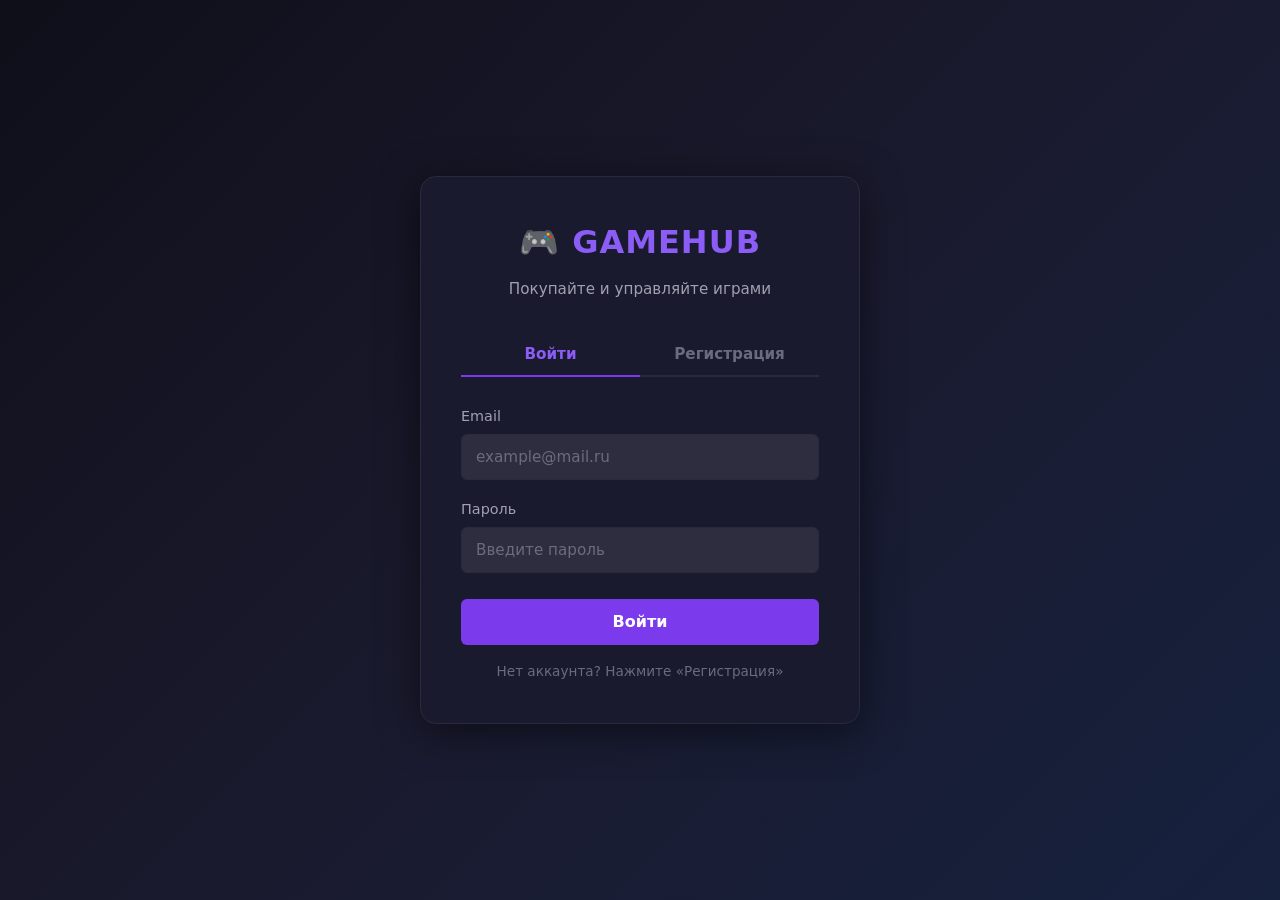
<file: game-hub/Index.html>
<!DOCTYPE html>
<html lang="ru">
<head>
    <meta charset="UTF-8">
    <meta name="viewport" content="width=device-width, initial-scale=1.0">
    <title>GameHub — Вход</title>
    <link rel="stylesheet" href="css/style.css">
    <style>

        .auth-page {
            min-height: 100vh;
            display: flex;
            align-items: center;
            justify-content: center;
            background: linear-gradient(135deg, #0F0F1A 0%, #1A1A2E 50%, #16213E 100%);
            padding: 20px;
        }
        .auth-card {
            background-color: var(--bg-secondary);
            border-radius: var(--radius-lg);
            padding: 40px;
            width: 100%;
            max-width: 440px;
            box-shadow: var(--shadow-lg);
            border: 1px solid var(--border);
        }
        .auth-card__logo {
            text-align: center;
            font-size: 2rem;
            font-weight: 800;
            color: var(--accent-light);
            margin-bottom: 8px;
            letter-spacing: 1px;
        }
        .auth-card__subtitle {
            text-align: center;
            color: var(--text-secondary);
            margin-bottom: 32px;
            font-size: 0.95rem;
        }
        .auth-card__tabs {
            display: flex;
            gap: 0;
            margin-bottom: 28px;
            border-bottom: 2px solid var(--border);
        }
        .auth-tab {
            flex: 1;
            text-align: center;
            padding: 12px;
            cursor: pointer;
            font-weight: 600;
            font-size: 0.95rem;
            color: var(--text-muted);
            border-bottom: 2px solid transparent;
            margin-bottom: -2px;
            transition: all var(--transition);
            background: none;
        }
        .auth-tab.active {
            color: var(--accent-light);
            border-bottom-color: var(--accent);
        }
        .auth-tab:hover {
            color: var(--text-primary);
        }
        .auth-form {
            display: block;
        }
        .auth-form.hidden {
            display: none;
        }
        .form-group {
            margin-bottom: 18px;
        }
        .form-group label {
            display: block;
            margin-bottom: 6px;
            font-size: 0.9rem;
            font-weight: 500;
            color: var(--text-secondary);
        }
        .form-group input {
            height: 46px;
            font-size: 0.95rem;
        }
        .form-error {
            color: var(--danger);
            font-size: 0.8rem;
            margin-top: 4px;
            display: none;
        }
        .auth-form .btn-primary {
            width: 100%;
            height: 46px;
            font-size: 1rem;
            margin-top: 8px;
        }
        .auth-form__footer {
            text-align: center;
            margin-top: 16px;
            color: var(--text-muted);
            font-size: 0.85rem;
        }
    </style>
</head>
<body>

    <div class="auth-page">
        <div class="auth-card">
            <div class="auth-card__logo">&#127918; GAMEHUB</div>
            <p class="auth-card__subtitle">Покупайте и управляйте играми</p>

            <div class="auth-card__tabs">
                <button class="auth-tab active" data-form="login-form">Войти</button>
                <button class="auth-tab" data-form="register-form">Регистрация</button>
            </div>

            <form id="login-form" class="auth-form">
                <div class="form-group">
                    <label for="email">Email</label>
                    <input type="email" id="email" placeholder="example@mail.ru">
                    <div class="form-error" id="email-error"></div>
                </div>
                <div class="form-group">
                    <label for="password">Пароль</label>
                    <input type="password" id="password" placeholder="Введите пароль">
                    <div class="form-error" id="password-error"></div>
                </div>
                <button type="submit" class="btn-primary">Войти</button>
                <p class="auth-form__footer">Нет аккаунта? Нажмите «Регистрация»</p>
            </form>

            <form id="register-form" class="auth-form hidden">
                <div class="form-group">
                    <label for="reg-email">Email</label>
                    <input type="email" id="reg-email" placeholder="example@mail.ru">
                    <div class="form-error" id="reg-email-error"></div>
                </div>
                <div class="form-group">
                    <label for="reg-password">Пароль</label>
                    <input type="password" id="reg-password" placeholder="Минимум 6 символов">
                    <div class="form-error" id="reg-password-error"></div>
                </div>
                <div class="form-group">
                    <label for="reg-confirm">Подтверждение пароля</label>
                    <input type="password" id="reg-confirm" placeholder="Повторите пароль">
                    <div class="form-error" id="reg-confirm-error"></div>
                </div>
                <button type="submit" class="btn-primary">Зарегистрироваться</button>
                <p class="auth-form__footer">Уже есть аккаунт? Нажмите «Войти»</p>
            </form>
        </div>
    </div>

    <script src="js/main.js"></script>
    <script>

        document.querySelectorAll('.auth-tab').forEach(tab => {
            tab.addEventListener('click', function () {
                const targetForm = this.getAttribute('data-form');

                document.querySelectorAll('.auth-tab').forEach(t => t.classList.remove('active'));
                document.querySelectorAll('.auth-form').forEach(f => f.classList.add('hidden'));

                this.classList.add('active');
                document.getElementById(targetForm).classList.remove('hidden');
            });
        });
    </script>

</body>
</html>
</file>
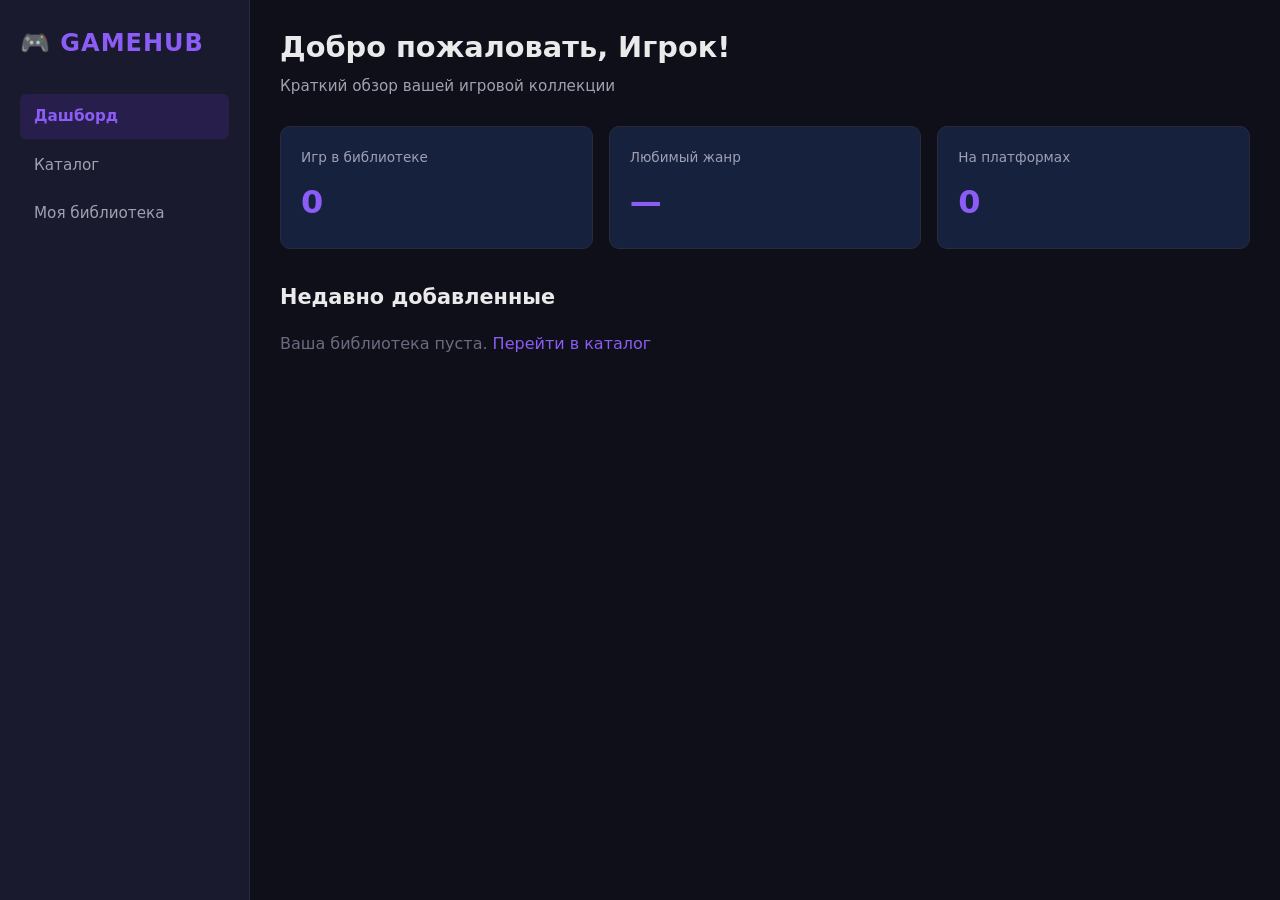
<file: game-hub/dashboard.html>
<!DOCTYPE html>
<html lang="ru">
<head>
    <meta charset="UTF-8">
    <meta name="viewport" content="width=device-width, initial-scale=1.0">
    <title>GameHub — Дашборд</title>
    <link rel="stylesheet" href="css/style.css">
    <style>

        .dashboard-page {
            display: flex;
            min-height: 100vh;
        }
        .dashboard-page .sidebar {
            width: var(--sidebar-width);
            min-width: var(--sidebar-width);
            background-color: var(--bg-secondary);
            padding: 24px 20px;
            border-right: 1px solid var(--border);
            position: sticky;
            top: 0;
            height: 100vh;
            overflow-y: auto;
        }
        .dashboard-main {
            flex: 1;
            padding: 24px 30px;
            overflow-y: auto;
        }
        .dashboard-header {
            margin-bottom: 28px;
        }
        .dashboard-header__title {
            font-size: 1.8rem;
            font-weight: 700;
            margin-bottom: 4px;
        }
        .dashboard-header__subtitle {
            color: var(--text-secondary);
            font-size: 0.95rem;
        }
        .stats-row {
            display: grid;
            grid-template-columns: repeat(auto-fit, minmax(220px, 1fr));
            gap: 16px;
            margin-bottom: 32px;
        }
        .stat-card {
            background-color: var(--bg-card);
            border-radius: var(--radius);
            padding: 20px;
            border: 1px solid var(--border);
            transition: all var(--transition);
        }
        .stat-card:hover {
            border-color: var(--accent);
            box-shadow: var(--shadow);
        }
        .stat-card__label {
            font-size: 0.85rem;
            color: var(--text-secondary);
            margin-bottom: 8px;
        }
        .stat-card__value {
            font-size: 2rem;
            font-weight: 700;
            color: var(--accent-light);
        }
        .section-title {
            font-size: 1.3rem;
            font-weight: 600;
            margin-bottom: 16px;
        }
        @media (max-width: 767px) {
            .dashboard-page {
                flex-direction: column;
            }
            .dashboard-page .sidebar {
                width: 100%;
                min-width: 100%;
                height: auto;
                position: static;
                border-right: none;
                border-bottom: 1px solid var(--border);
                padding: 12px 16px;
            }
            .dashboard-main {
                padding: 16px;
            }
            .stats-row {
                grid-template-columns: 1fr 1fr;
            }
        }
    </style>
</head>
<body>

    <div class="dashboard-page">

        <aside class="sidebar">
            <div class="sidebar__logo">&#127918; GAMEHUB</div>
            <nav class="sidebar-nav">
                <a href="dashboard.html" class="active">Дашборд</a>
                <a href="catalog.html">Каталог</a>
                <a href="library.html">Моя библиотека</a>
            </nav>
        </aside>

        <main class="dashboard-main">
            <div class="dashboard-header">
                <h1 class="dashboard-header__title">Добро пожаловать, Игрок!</h1>
                <p class="dashboard-header__subtitle">Краткий обзор вашей игровой коллекции</p>
            </div>

            <div class="stats-row">
                <div class="stat-card">
                    <div class="stat-card__label">Игр в библиотеке</div>
                    <div class="stat-card__value" id="stat-total">0</div>
                </div>
                <div class="stat-card">
                    <div class="stat-card__label">Любимый жанр</div>
                    <div class="stat-card__value" id="stat-genre">—</div>
                </div>
                <div class="stat-card">
                    <div class="stat-card__label">На платформах</div>
                    <div class="stat-card__value" id="stat-platforms">0</div>
                </div>
            </div>

            <h2 class="section-title">Недавно добавленные</h2>
            <div class="games-grid" id="recent-games">
                <p style="color: var(--text-muted);">Загрузка...</p>
            </div>
        </main>
    </div>

    <script src="js/main.js"></script>
    <script>

        document.addEventListener('DOMContentLoaded', function () {
            const library = JSON.parse(localStorage.getItem('gamehub_library') || '[]');

            document.getElementById('stat-total').textContent = library.length;

            const recentGamesContainer = document.getElementById('recent-games');
            if (library.length === 0) {
                recentGamesContainer.innerHTML = `
                    <p style="color: var(--text-muted); grid-column: 1/-1;">
                        Ваша библиотека пуста.
                        <a href="catalog.html">Перейти в каталог</a>
                    </p>`;
            } else {
                recentGamesContainer.innerHTML = '';
                const recentIds = library.slice(-3).reverse();
                recentIds.forEach(item => {
                    const game = window.gamesData
                        ? window.gamesData.find(g => g.id === item.gameId)
                        : null;
                    if (game) {
                        const card = document.createElement('div');
                        card.className = 'game-card fade-in';
                        card.innerHTML = `
                            <div class="game-card__image">
                                <div class="image-placeholder">&#127918;</div>
                            </div>
                            <div class="game-card__body">
                                <h3 class="game-card__title">${game.title}</h3>
                                <p class="game-card__meta">${game.developer || ''}</p>
                            </div>
                        `;
                        recentGamesContainer.appendChild(card);
                    }
                });
            }
        });
    </script>

</body>
</html>
</file>
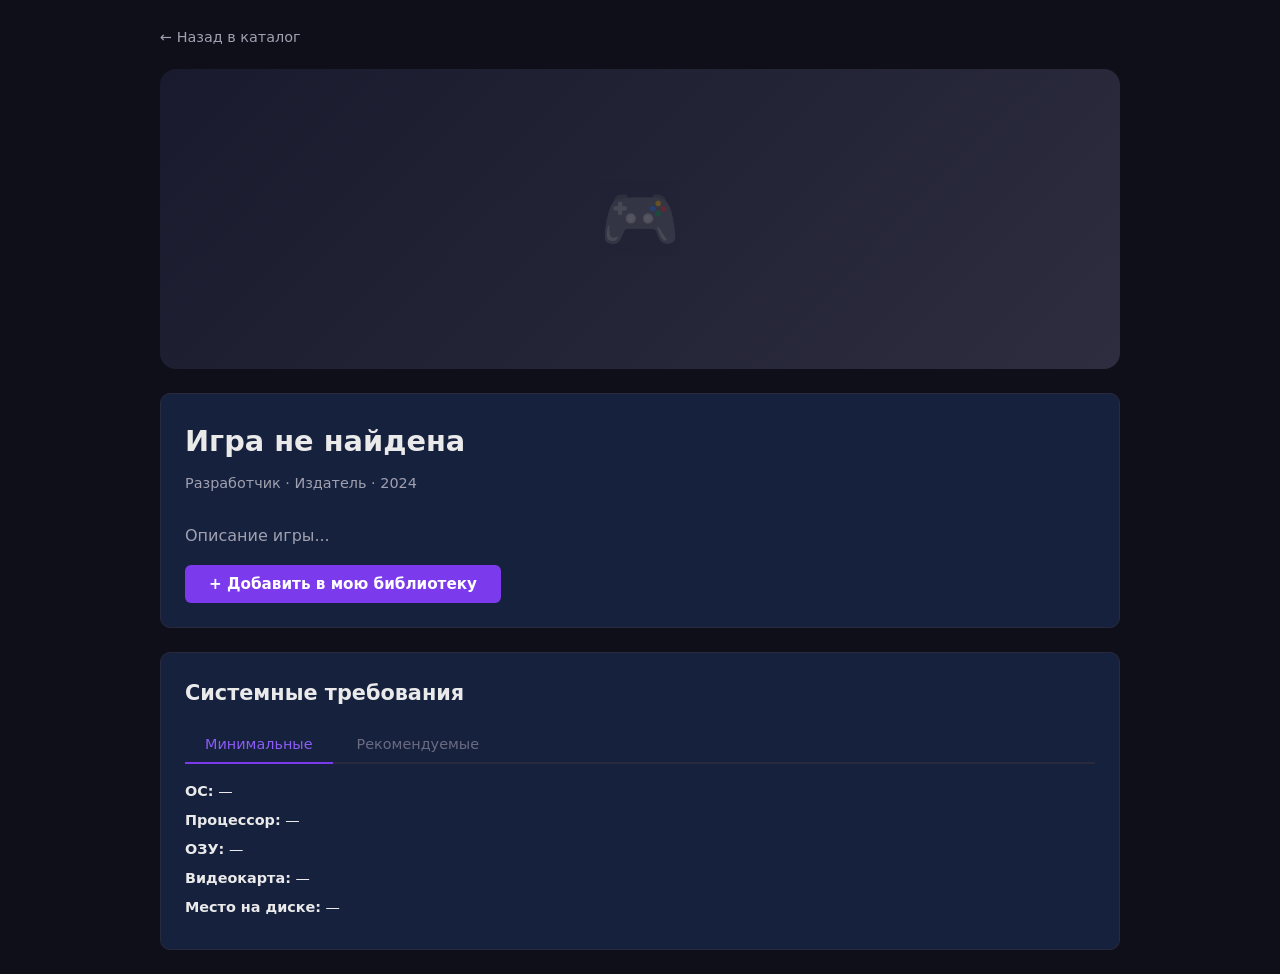
<file: game-hub/game.html>
<!DOCTYPE html>
<html lang="ru">
<head>
    <meta charset="UTF-8">
    <meta name="viewport" content="width=device-width, initial-scale=1.0">
    <title>Информация об игре — GameHub</title>
    <link rel="stylesheet" href="css/style.css">
    <style>
        .game-page {
            max-width: 1000px;
            margin: 0 auto;
            padding: 24px 20px;
        }
        .back-link {
            display: inline-block;
            margin-bottom: 20px;
            color: var(--text-secondary);
            font-size: 0.9rem;
        }
        .back-link:hover {
            color: var(--accent-light);
        }
        .game-hero {
            position: relative;
            border-radius: var(--radius-lg);
            overflow: hidden;
            margin-bottom: 24px;
            height: 300px;
            background: linear-gradient(135deg, #1A1A2E, #2D2D3F);
            display: flex;
            align-items: center;
            justify-content: center;
        }
        .game-hero__placeholder {
            font-size: 4rem;
            opacity: 0.3;
        }
        .game-info {
            background-color: var(--bg-card);
            border-radius: var(--radius);
            padding: 24px;
            border: 1px solid var(--border);
            margin-bottom: 24px;
        }
        .game-info h1 {
            font-size: 1.8rem;
            margin-bottom: 8px;
        }
        .game-info__meta {
            color: var(--text-secondary);
            margin-bottom: 12px;
            font-size: 0.9rem;
        }
        .game-info__tags {
            display: flex;
            flex-wrap: wrap;
            gap: 8px;
            margin-bottom: 16px;
        }
        .requirements {
            background-color: var(--bg-card);
            border-radius: var(--radius);
            padding: 24px;
            border: 1px solid var(--border);
        }
        .requirements h2 {
            font-size: 1.3rem;
            margin-bottom: 16px;
        }
        .tabs {
            display: flex;
            gap: 4px;
            margin-bottom: 16px;
            border-bottom: 2px solid var(--border);
        }
        .tab {
            padding: 10px 20px;
            cursor: pointer;
            font-weight: 500;
            font-size: 0.9rem;
            color: var(--text-muted);
            border-bottom: 2px solid transparent;
            margin-bottom: -2px;
            transition: all var(--transition);
            background: none;
        }
        .tab.active {
            color: var(--accent-light);
            border-bottom-color: var(--accent);
        }
        .tab-content {
            display: none;
        }
        .tab-content.active {
            display: block;
        }
        .tab-content p {
            margin-bottom: 6px;
            font-size: 0.9rem;
        }
        @media (max-width: 767px) {
            .game-hero {
                height: 180px;
            }
            .game-info h1 {
                font-size: 1.4rem;
            }
        }
    </style>
</head>
<body>

    <div class="game-page">
        <a href="catalog.html" class="back-link">← Назад в каталог</a>

        <div class="game-hero">
            <div class="game-hero__placeholder">&#127918;</div>
        </div>

        <div class="game-info">
            <h1 id="game-title">Название игры</h1>
            <p class="game-info__meta" id="game-meta">Разработчик &middot; Издатель &middot; 2024</p>
            <div class="game-info__tags" id="game-tags"></div>
            <p id="game-description" style="color: var(--text-secondary);">Описание игры...</p>
            <div style="margin-top: 16px;">
                <button id="add-to-library-btn" class="btn-primary">+ Добавить в мою библиотеку</button>
            </div>
        </div>

        <div class="requirements">
            <h2>Системные требования</h2>
            <div class="tabs">
                <button class="tab active" data-tab="min">Минимальные</button>
                <button class="tab" data-tab="rec">Рекомендуемые</button>
            </div>
            <div id="min-req" class="tab-content active">
                <p><strong>ОС:</strong> <span id="min-os">—</span></p>
                <p><strong>Процессор:</strong> <span id="min-cpu">—</span></p>
                <p><strong>ОЗУ:</strong> <span id="min-ram">—</span></p>
                <p><strong>Видеокарта:</strong> <span id="min-gpu">—</span></p>
                <p><strong>Место на диске:</strong> <span id="min-storage">—</span></p>
            </div>
            <div id="rec-req" class="tab-content">
                <p><strong>ОС:</strong> <span id="rec-os">—</span></p>
                <p><strong>Процессор:</strong> <span id="rec-cpu">—</span></p>
                <p><strong>ОЗУ:</strong> <span id="rec-ram">—</span></p>
                <p><strong>Видеокарта:</strong> <span id="rec-gpu">—</span></p>
                <p><strong>Место на диске:</strong> <span id="rec-storage">—</span></p>
            </div>
        </div>
    </div>

    <script src="js/main.js"></script>
    <script>

        document.addEventListener('DOMContentLoaded', function () {
            const urlParams = new URLSearchParams(window.location.search);
            const gameId = parseInt(urlParams.get('id'));

            if (!gameId) {
                document.getElementById('game-title').textContent = 'Игра не найдена';
                return;
            }

            const game = window.gamesData
                ? window.gamesData.find(g => g.id === gameId)
                : null;

            if (!game) {
                document.getElementById('game-title').textContent = 'Игра не найдена';
                return;
            }

            document.getElementById('game-title').textContent = game.title;
            document.getElementById('game-meta').textContent =
                `${game.developer} · ${game.publisher} · ${game.releaseDate}`;
            document.getElementById('game-description').textContent = game.description;

            const tagsContainer = document.getElementById('game-tags');
            const genreLabel = {
                'rpg': 'RPG', 'action': 'Экшен', 'shooter': 'Шутер',
                'strategy': 'Стратегия', 'adventure': 'Приключения',
                'simulation': 'Симулятор', 'sports': 'Спорт', 'horror': 'Хоррор'
            };
            const platformLabel = {
                'pc': 'PC', 'xbox': 'Xbox', 'playstation': 'PS', 'nintendo': 'Switch'
            };

            tagsContainer.innerHTML = `
                <span class="tag">${genreLabel[game.genre] || game.genre}</span>
                ${game.platforms.map(p => `<span class="tag">${platformLabel[p] || p}</span>`).join('')}
                <span class="tag">★ ${game.rating}</span>
                <span class="tag">${game.price === 0 ? 'Бесплатно' : game.price + ' ₽'}</span>
            `;

            if (game.minRequirements) {
                document.getElementById('min-os').textContent = game.minRequirements.os;
                document.getElementById('min-cpu').textContent = game.minRequirements.processor;
                document.getElementById('min-ram').textContent = game.minRequirements.ram;
                document.getElementById('min-gpu').textContent = game.minRequirements.gpu;
                document.getElementById('min-storage').textContent = game.minRequirements.storage;
            }
            if (game.recRequirements) {
                document.getElementById('rec-os').textContent = game.recRequirements.os;
                document.getElementById('rec-cpu').textContent = game.recRequirements.processor;
                document.getElementById('rec-ram').textContent = game.recRequirements.ram;
                document.getElementById('rec-gpu').textContent = game.recRequirements.gpu;
                document.getElementById('rec-storage').textContent = game.recRequirements.storage;
            }
        });
    </script>

</body>
</html>
</file>
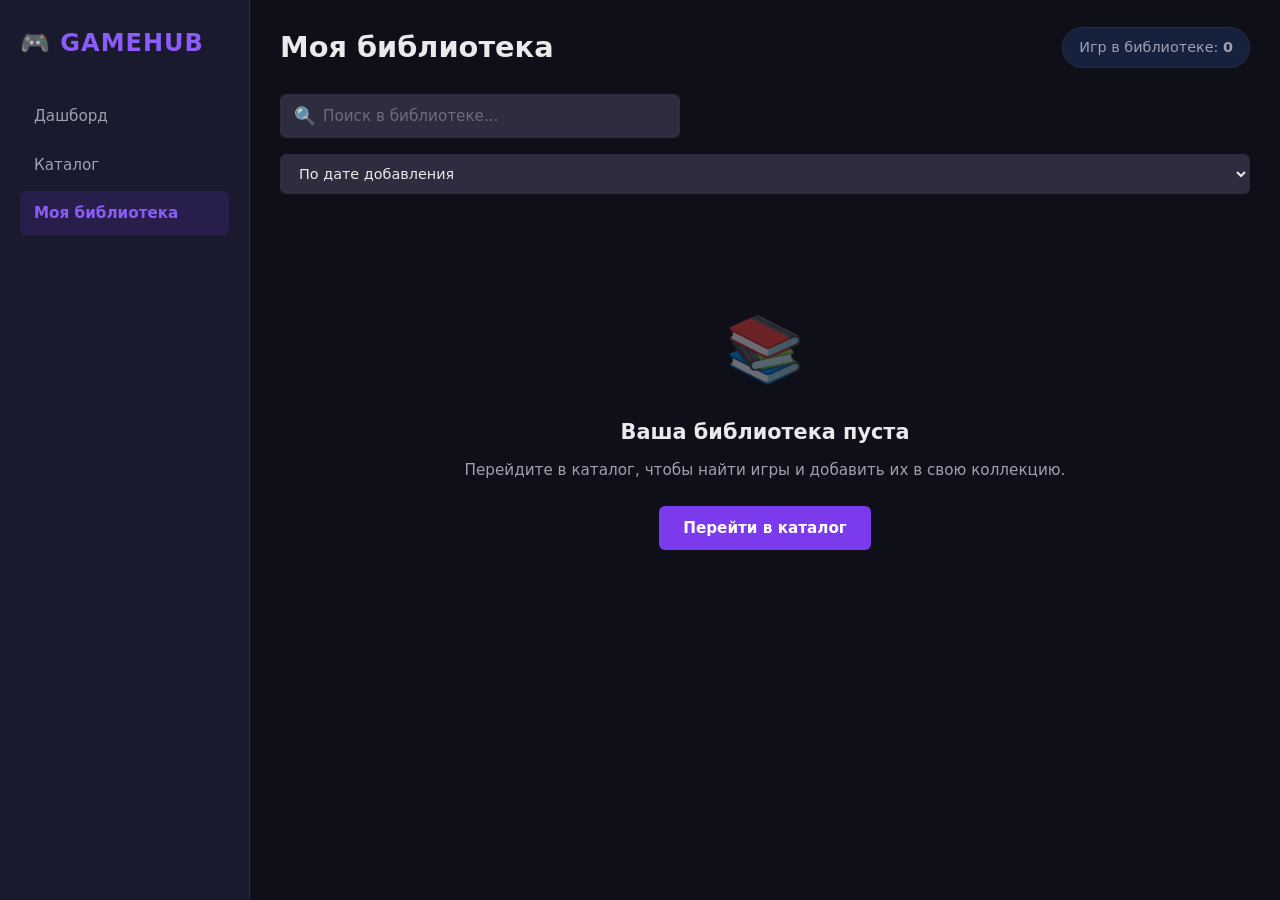
<file: game-hub/library.html>
<!DOCTYPE html>
<html lang="ru">
<head>
    <meta charset="UTF-8">
    <meta name="viewport" content="width=device-width, initial-scale=1.0">
    <title>Моя библиотека — GameHub</title>
    <link rel="stylesheet" href="css/style.css">
</head>
<body>

    <div class="library-page">

        <aside class="sidebar">
            <div class="sidebar__logo">&#127918; GAMEHUB</div>
            <nav class="sidebar-nav">
                <a href="dashboard.html">Дашборд</a>
                <a href="catalog.html">Каталог</a>
                <a href="library.html" class="active">Моя библиотека</a>
            </nav>
        </aside>

        <main class="library-main">

            <div class="library-header">
                <div>
                    <h1 class="library-header__title">Моя библиотека</h1>
                </div>
                <div class="library-header__stats" id="library-stats">
                    Игр в библиотеке: <strong id="library-count">0</strong>
                </div>
            </div>

            <div class="library-controls">
                <div class="search-bar">
                    <span class="search-bar__icon">&#128269;</span>
                    <input
                        type="text"
                        id="library-search"
                        placeholder="Поиск в библиотеке..."
                    >
                </div>
                <select id="library-sort" class="sort-select">
                    <option value="default">По дате добавления</option>
                    <option value="name-asc">Название: А → Я</option>
                    <option value="name-desc">Название: Я → А</option>
                </select>
            </div>

            <div id="library-content">

            </div>

            <div class="empty-library" id="empty-library" style="display: none;">
                <div class="empty-library__icon">&#128218;</div>
                <h2 class="empty-library__title">Ваша библиотека пуста</h2>
                <p class="empty-library__text">
                    Перейдите в каталог, чтобы найти игры и добавить их в свою коллекцию.
                </p>
                <a href="catalog.html" class="btn-primary">Перейти в каталог</a>
            </div>

        </main>
    </div>

    <script src="js/main.js"></script>

</body>
</html>
</file>
<file: game-hub/css/style.css>
/* ============================================
   GAMEHUB — Основные стили
   ============================================ */

/* --- CSS-переменные (цветовая схема) --- */
:root {
    --bg-primary: #0F0F1A;
    --bg-secondary: #1A1A2E;
    --bg-card: #16213E;
    --bg-input: #2D2D3F;
    --text-primary: #EAEAEA;
    --text-secondary: #A0A0B0;
    --text-muted: #6B6B80;
    --accent: #7C3AED;
    --accent-hover: #6D28D9;
    --accent-light: #8B5CF6;
    --danger: #EF4444;
    --success: #10B981;
    --warning: #F59E0B;
    --border: #2A2A3E;
    --border-light: #3A3A50;
    --radius-sm: 6px;
    --radius: 10px;
    --radius-lg: 16px;
    --shadow: 0 4px 20px rgba(0, 0, 0, 0.3);
    --shadow-lg: 0 8px 40px rgba(0, 0, 0, 0.5);
    --transition: 0.25s ease;
    --sidebar-width: 250px;
    --header-height: 64px;
}

/* --- Сброс стилей --- */
*,
*::before,
*::after {
    margin: 0;
    padding: 0;
    box-sizing: border-box;
}

html {
    font-size: 16px;
    scroll-behavior: smooth;
}

body {
    font-family: 'Segoe UI', 'Inter', system-ui, -apple-system, sans-serif;
    background-color: var(--bg-primary);
    color: var(--text-primary);
    line-height: 1.6;
    min-height: 100vh;
    -webkit-font-smoothing: antialiased;
    -moz-osx-font-smoothing: grayscale;
}

img {
    max-width: 100%;
    height: auto;
    display: block;
}

a {
    color: var(--accent-light);
    text-decoration: none;
    transition: color var(--transition);
}

a:hover {
    color: var(--accent);
}

ul {
    list-style: none;
}

button {
    cursor: pointer;
    font-family: inherit;
    border: none;
    outline: none;
    transition: all var(--transition);
}

input,
select {
    font-family: inherit;
    outline: none;
    border: 1px solid var(--border);
    background-color: var(--bg-input);
    color: var(--text-primary);
    padding: 10px 14px;
    border-radius: var(--radius-sm);
    font-size: 0.95rem;
    transition: border-color var(--transition);
    width: 100%;
}

input:focus,
select:focus {
    border-color: var(--accent);
    box-shadow: 0 0 0 3px rgba(124, 58, 237, 0.15);
}

input::placeholder {
    color: var(--text-muted);
}

/* --- Утилитарные классы --- */
.container {
    max-width: 1400px;
    margin: 0 auto;
    padding: 0 20px;
}

.btn-primary {
    background-color: var(--accent);
    color: #fff;
    padding: 10px 24px;
    border-radius: var(--radius-sm);
    font-weight: 600;
    font-size: 0.95rem;
    display: inline-flex;
    align-items: center;
    justify-content: center;
    gap: 8px;
    border: none;
}

.btn-primary:hover {
    background-color: var(--accent-hover);
    transform: translateY(-1px);
    box-shadow: 0 4px 15px rgba(124, 58, 237, 0.4);
}

.btn-primary:active {
    transform: translateY(0);
}

.btn-secondary {
    background-color: transparent;
    color: var(--text-primary);
    padding: 9px 22px;
    border-radius: var(--radius-sm);
    font-weight: 500;
    font-size: 0.95rem;
    border: 1px solid var(--border-light);
}

.btn-secondary:hover {
    background-color: var(--bg-input);
    border-color: var(--accent);
}

.btn-danger {
    background-color: transparent;
    color: var(--danger);
    padding: 6px 14px;
    border-radius: var(--radius-sm);
    font-size: 0.85rem;
    border: 1px solid var(--danger);
}

.btn-danger:hover {
    background-color: var(--danger);
    color: #fff;
}

.btn-sm {
    padding: 6px 14px;
    font-size: 0.85rem;
}

/* --- Сетка карточек --- */
.games-grid {
    display: grid;
    grid-template-columns: repeat(auto-fill, minmax(240px, 1fr));
    gap: 20px;
}

.game-card {
    background-color: var(--bg-card);
    border-radius: var(--radius);
    overflow: hidden;
    transition: transform var(--transition), box-shadow var(--transition);
    cursor: pointer;
    border: 1px solid var(--border);
}

.game-card:hover {
    transform: translateY(-5px);
    box-shadow: var(--shadow);
    border-color: var(--accent);
}

.game-card__image {
    width: 100%;
    height: 140px;
    object-fit: cover;
    background-color: var(--bg-input);
    display: flex;
    align-items: center;
    justify-content: center;
    color: var(--text-muted);
    font-size: 0.8rem;
}

.game-card__image img {
    width: 100%;
    height: 100%;
    object-fit: cover;
}

.game-card__body {
    padding: 14px;
}

.game-card__title {
    font-weight: 600;
    font-size: 1rem;
    margin-bottom: 4px;
    color: var(--text-primary);
    white-space: nowrap;
    overflow: hidden;
    text-overflow: ellipsis;
}

.game-card__meta {
    font-size: 0.8rem;
    color: var(--text-secondary);
    margin-bottom: 8px;
}

.game-card__tags {
    display: flex;
    flex-wrap: wrap;
    gap: 6px;
    margin-bottom: 10px;
}

.tag {
    background-color: rgba(124, 58, 237, 0.2);
    color: var(--accent-light);
    padding: 3px 10px;
    border-radius: 20px;
    font-size: 0.75rem;
    font-weight: 500;
}

.game-card__price {
    font-weight: 700;
    font-size: 1.1rem;
    color: var(--success);
}

.game-card__actions {
    display: flex;
    justify-content: space-between;
    align-items: center;
    margin-top: 10px;
}

/* --- Страница каталога --- */
.catalog-page {
    display: flex;
    min-height: 100vh;
}

.catalog-page .sidebar {
    width: 280px;
    min-width: 280px;
    background-color: var(--bg-secondary);
    padding: 24px 20px;
    border-right: 1px solid var(--border);
    position: sticky;
    top: 0;
    height: 100vh;
    overflow-y: auto;
}

.sidebar__title {
    font-size: 1.2rem;
    font-weight: 700;
    margin-bottom: 24px;
    color: var(--text-primary);
}

.filter-group {
    margin-bottom: 20px;
}

.filter-group__label {
    font-size: 0.85rem;
    font-weight: 600;
    color: var(--text-secondary);
    margin-bottom: 10px;
    text-transform: uppercase;
    letter-spacing: 0.5px;
}

.filter-group__options {
    display: flex;
    flex-direction: column;
    gap: 6px;
}

.filter-option {
    display: flex;
    align-items: center;
    gap: 10px;
    cursor: pointer;
    font-size: 0.9rem;
    color: var(--text-primary);
    padding: 6px 8px;
    border-radius: var(--radius-sm);
    transition: background-color var(--transition);
}

.filter-option:hover {
    background-color: var(--bg-input);
}

.filter-option input[type="checkbox"] {
    width: 16px;
    height: 16px;
    accent-color: var(--accent);
    cursor: pointer;
}

.filter-option input[type="radio"] {
    width: 16px;
    height: 16px;
    accent-color: var(--accent);
    cursor: pointer;
}

.price-range {
    display: flex;
    gap: 10px;
    align-items: center;
}

.price-range input {
    width: 90px;
}

.price-range span {
    color: var(--text-muted);
    font-size: 0.85rem;
}

.filter-actions {
    display: flex;
    flex-direction: column;
    gap: 10px;
    margin-top: 20px;
}

.catalog-main {
    flex: 1;
    padding: 24px 30px;
    overflow-y: auto;
}

.catalog-header {
    display: flex;
    justify-content: space-between;
    align-items: center;
    flex-wrap: wrap;
    gap: 16px;
    margin-bottom: 24px;
}

.catalog-header__title {
    font-size: 1.8rem;
    font-weight: 700;
}

.catalog-header__count {
    font-size: 0.9rem;
    color: var(--text-secondary);
}

.search-bar {
    position: relative;
    max-width: 400px;
    width: 100%;
}

.search-bar input {
    padding-left: 42px;
    height: 44px;
}

.search-bar__icon {
    position: absolute;
    left: 14px;
    top: 50%;
    transform: translateY(-50%);
    color: var(--text-muted);
    font-size: 1.1rem;
    pointer-events: none;
}

.sort-select {
    padding: 10px 14px;
    border-radius: var(--radius-sm);
    border: 1px solid var(--border);
    background-color: var(--bg-input);
    color: var(--text-primary);
    font-size: 0.9rem;
    cursor: pointer;
}

.catalog-content {
    margin-top: 20px;
}

.no-results {
    text-align: center;
    padding: 60px 20px;
    color: var(--text-secondary);
}

.no-results__icon {
    font-size: 3rem;
    margin-bottom: 16px;
    opacity: 0.5;
}

.no-results__text {
    font-size: 1.1rem;
}

/* --- Страница библиотеки --- */
.library-page {
    display: flex;
    min-height: 100vh;
}

.library-page .sidebar {
    width: var(--sidebar-width);
    min-width: var(--sidebar-width);
    background-color: var(--bg-secondary);
    padding: 24px 20px;
    border-right: 1px solid var(--border);
    position: sticky;
    top: 0;
    height: 100vh;
    overflow-y: auto;
}

.sidebar__logo {
    font-size: 1.5rem;
    font-weight: 800;
    color: var(--accent-light);
    margin-bottom: 32px;
    letter-spacing: 1px;
}

.sidebar-nav {
    display: flex;
    flex-direction: column;
    gap: 4px;
}

.sidebar-nav a {
    display: block;
    padding: 10px 14px;
    border-radius: var(--radius-sm);
    color: var(--text-secondary);
    font-weight: 500;
    font-size: 0.95rem;
    transition: all var(--transition);
}

.sidebar-nav a:hover {
    background-color: var(--bg-input);
    color: var(--text-primary);
}

.sidebar-nav a.active {
    background-color: rgba(124, 58, 237, 0.15);
    color: var(--accent-light);
    font-weight: 600;
}

.library-main {
    flex: 1;
    padding: 24px 30px;
    overflow-y: auto;
}

.library-header {
    display: flex;
    justify-content: space-between;
    align-items: center;
    flex-wrap: wrap;
    gap: 16px;
    margin-bottom: 24px;
}

.library-header__title {
    font-size: 1.8rem;
    font-weight: 700;
}

.library-header__stats {
    font-size: 0.9rem;
    color: var(--text-secondary);
    background-color: var(--bg-card);
    padding: 8px 16px;
    border-radius: 20px;
    border: 1px solid var(--border);
}

.library-controls {
    display: flex;
    gap: 16px;
    flex-wrap: wrap;
    margin-bottom: 24px;
}

.library-controls .search-bar {
    flex: 1;
    min-width: 250px;
}

.empty-library {
    text-align: center;
    padding: 80px 20px;
    color: var(--text-secondary);
}

.empty-library__icon {
    font-size: 4rem;
    margin-bottom: 16px;
    opacity: 0.4;
}

.empty-library__title {
    font-size: 1.3rem;
    font-weight: 600;
    margin-bottom: 8px;
    color: var(--text-primary);
}

.empty-library__text {
    font-size: 0.95rem;
    margin-bottom: 24px;
}

/* --- Карточка в библиотеке --- */
.library-grid {
    display: grid;
    grid-template-columns: repeat(auto-fill, minmax(260px, 1fr));
    gap: 20px;
}

.library-card {
    background-color: var(--bg-card);
    border-radius: var(--radius);
    overflow: hidden;
    border: 1px solid var(--border);
    transition: all var(--transition);
    display: flex;
    flex-direction: column;
}

.library-card:hover {
    border-color: var(--accent);
    box-shadow: var(--shadow);
}

.library-card__image {
    width: 100%;
    height: 150px;
    object-fit: cover;
    background-color: var(--bg-input);
}

.library-card__body {
    padding: 14px;
    flex: 1;
    display: flex;
    flex-direction: column;
}

.library-card__title {
    font-weight: 600;
    font-size: 1rem;
    margin-bottom: 4px;
}

.library-card__meta {
    font-size: 0.8rem;
    color: var(--text-secondary);
    margin-bottom: 10px;
}

.library-card__footer {
    display: flex;
    justify-content: space-between;
    align-items: center;
    margin-top: auto;
    padding-top: 12px;
    border-top: 1px solid var(--border);
}

.library-card__added {
    font-size: 0.75rem;
    color: var(--text-muted);
}

/* --- Заглушка для изображений (плейсхолдер) --- */
.image-placeholder {
    width: 100%;
    height: 100%;
    background: linear-gradient(135deg, #1A1A2E 0%, #2D2D3F 50%, #1A1A2E 100%);
    display: flex;
    align-items: center;
    justify-content: center;
    color: var(--text-muted);
    font-size: 2.5rem;
    min-height: 140px;
}

/* --- Анимации --- */
@keyframes fadeIn {
    from { opacity: 0; transform: translateY(10px); }
    to   { opacity: 1; transform: translateY(0); }
}

.fade-in {
    animation: fadeIn 0.4s ease forwards;
}

@keyframes spin {
    to { transform: rotate(360deg); }
}

.spinner {
    width: 24px;
    height: 24px;
    border: 3px solid var(--border);
    border-top-color: var(--accent);
    border-radius: 50%;
    animation: spin 0.7s linear infinite;
    display: inline-block;
}

/* --- Адаптивность --- */

/* Планшеты */
@media (max-width: 1023px) {
    .catalog-page {
        flex-direction: column;
    }
    .catalog-page .sidebar {
        width: 100%;
        min-width: 100%;
        height: auto;
        position: static;
        border-right: none;
        border-bottom: 1px solid var(--border);
        padding: 16px;
    }
    .filter-group__options {
        flex-direction: row;
        flex-wrap: wrap;
        gap: 10px;
    }
    .price-range {
        flex-wrap: wrap;
    }
    .games-grid {
        grid-template-columns: repeat(auto-fill, minmax(200px, 1fr));
    }
    .library-page {
        flex-direction: column;
    }
    .library-page .sidebar {
        width: 100%;
        min-width: 100%;
        height: auto;
        position: static;
        border-right: none;
        border-bottom: 1px solid var(--border);
        padding: 12px 16px;
    }
    .sidebar-nav {
        flex-direction: row;
        flex-wrap: wrap;
        gap: 6px;
    }
    .sidebar-nav a {
        padding: 8px 14px;
    }
    .library-grid {
        grid-template-columns: repeat(auto-fill, minmax(220px, 1fr));
    }
}

/* Мобильные устройства */
@media (max-width: 767px) {
    .catalog-header {
        flex-direction: column;
        align-items: flex-start;
    }
    .catalog-header__title {
        font-size: 1.4rem;
    }
    .search-bar {
        max-width: 100%;
    }
    .games-grid {
        grid-template-columns: repeat(auto-fill, minmax(160px, 1fr));
        gap: 12px;
    }
    .game-card__body {
        padding: 10px;
    }
    .game-card__title {
        font-size: 0.9rem;
    }
    .library-header {
        flex-direction: column;
        align-items: flex-start;
    }
    .library-header__title {
        font-size: 1.4rem;
    }
    .library-controls {
        flex-direction: column;
    }
    .library-grid {
        grid-template-columns: 1fr;
    }
    .catalog-main {
        padding: 16px;
    }
    .library-main {
        padding: 16px;
    }
}
</file>
